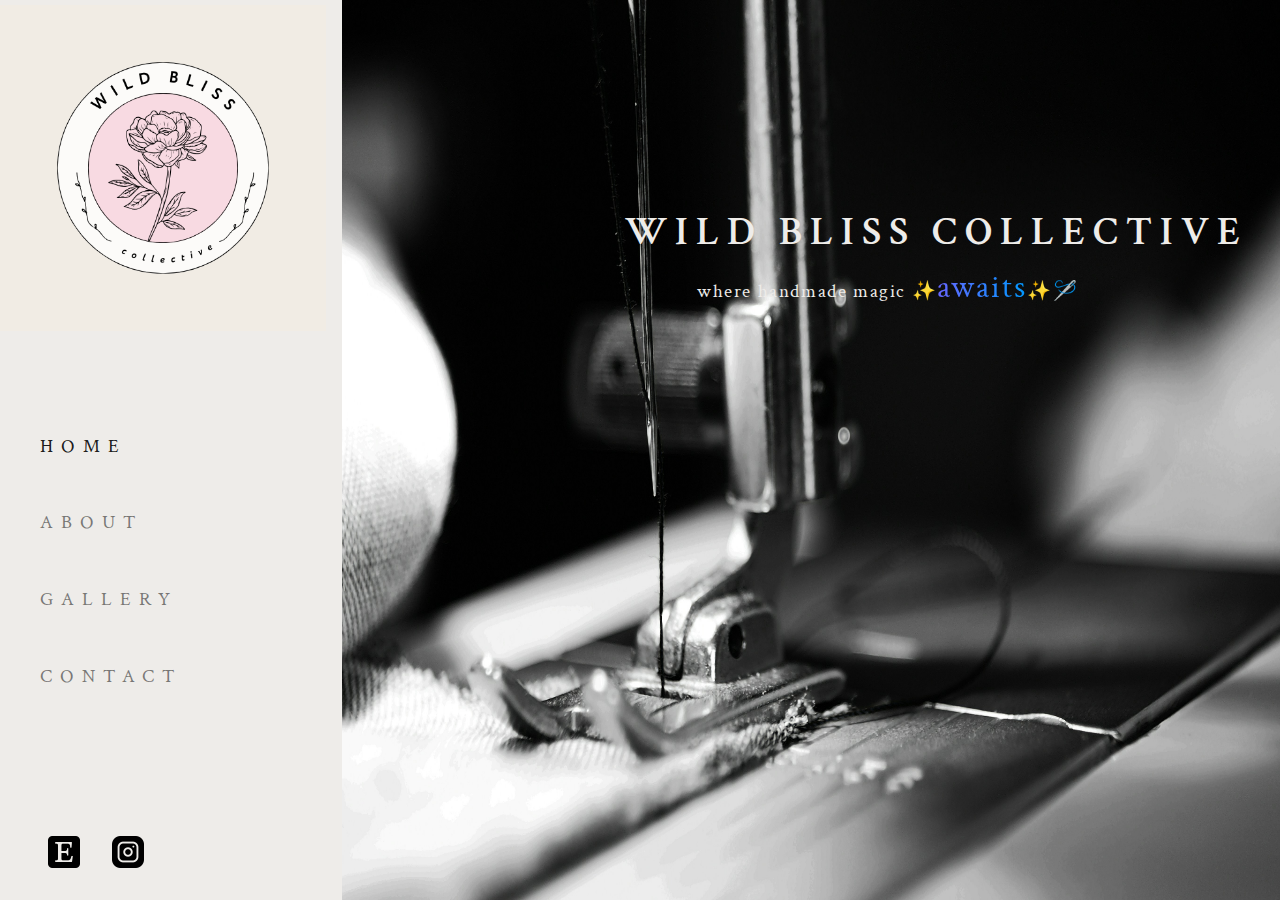
<file: index.html>
<!DOCTYPE html>
<html lang="en">
<head>
    <meta charset="UTF-8">
    <meta name="viewport" content="width=device-width, initial-scale=1.0">
    <title>Wild Bliss Collective</title>
    <link href="assets/favicon/favicon.ico" rel="icon" type="image/x-icon">
    <link rel="stylesheet" href="https://cdn.jsdelivr.net/npm/bootstrap@4.0.0/dist/css/bootstrap.min.css"
    integrity="sha384-Gn5384xqQ1aoWXA+058RXPxPg6fy4IWvTNh0E263XmFcJlSAwiGgFAW/dAiS6JXm" crossorigin="anonymous">
    <link rel="stylesheet" href="assets/css/styles.css">
</head>
<body>
    <main role="main">
        <div class="main-content">

            <nav class="navbar navbar-expand-lg navbar-light navbar-custom">
                <a class="navbar-brand" href="index.html"><img src="assets/images/wild-bliss-logo.png" alt="Wild Bliss Collective" class="wb-logo"></a>
                <button class="navbar-toggler" type="button" data-toggle="collapse" data-target="#navbarTogglerDemo02"
                    aria-controls="navbarTogglerDemo02" aria-expanded="false" aria-label="Toggle navigation">
                    <span class="navbar-toggler-icon"></span>
                </button>
            
                <div class="collapse navbar-collapse" id="navbarTogglerDemo02">
                    <ul class="navbar-nav mr-auto mt-2 mt-lg-0">
                        <li class="nav-item active">
                            <a class="nav-link nav-item" href="index.html">Home<span class="sr-only">(current)</span></a>
                        </li>
                        <li class="nav-item">
                            <a class="nav-link nav-item" href="about.html">About</a>
                        </li>
                        <li class="nav-item">
                            <a class="nav-link nav-item" href="gallery.html">Gallery</a>
                        </li>
                        <li class="nav-item">
                            <a class="nav-link nav-item" href="contact.html">Contact</a>
                        </li>
                    </ul>
                    <div class="socials">
                        <img src="assets/icons/etsy.png" alt="Etsy" class="social-icons">
                        <a href="https://www.instagram.com/wildblisscollective/" target="_blank"><img src="assets/icons/instagram.png" alt="Instagram" class="social-icons"></a>
                    </div>
                </div>
            </nav>
            <div class="content">
                <div class="heading shadowbox">
                    <h1 class="main-heading">Wild Bliss Collective</h1>
                    <span class="subheading">where handmade magic ✨<span class="rainbow rainbow_text_animated">awaits</span>✨🪡</span>
                </div>
                <img src="assets/images/sewing-machine.jpg" alt="sewing machine" class="main-img img-responsive"/>
            </div>
        </div>
        
    </main>
    <script src="https://code.jquery.com/jquery-3.2.1.slim.min.js"
        integrity="sha384-KJ3o2DKtIkvYIK3UENzmM7KCkRr/rE9/Qpg6aAZGJwFDMVNA/GpGFF93hXpG5KkN"
        crossorigin="anonymous"></script>
    <script src="https://cdn.jsdelivr.net/npm/popper.js@1.12.9/dist/umd/popper.min.js"
        integrity="sha384-ApNbgh9B+Y1QKtv3Rn7W3mgPxhU9K/ScQsAP7hUibX39j7fakFPskvXusvfa0b4Q"
        crossorigin="anonymous"></script>
    <script src="https://cdn.jsdelivr.net/npm/bootstrap@4.0.0/dist/js/bootstrap.min.js"
        integrity="sha384-JZR6Spejh4U02d8jOt6vLEHfe/JQGiRRSQQxSfFWpi1MquVdAyjUar5+76PVCmYl"
        crossorigin="anonymous"></script>
</body>
</html>
</file>
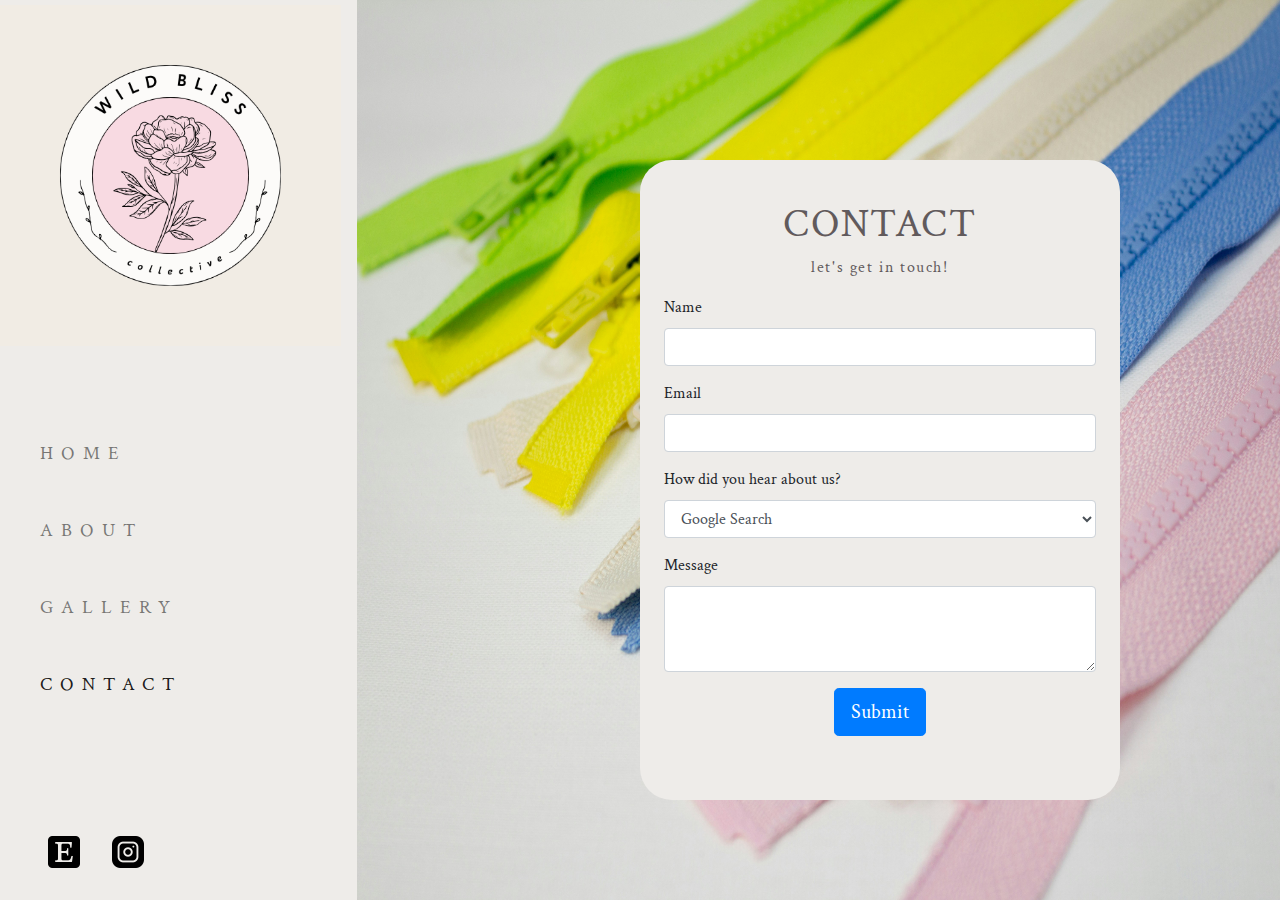
<file: contact.html>
<!DOCTYPE html>
<html lang="en">

<head>
    <meta charset="UTF-8">
    <meta name="viewport" content="width=device-width, initial-scale=1.0">
    <title>Wild Bliss Collective</title>
    <link href="assets/favicon/favicon.ico" rel="icon" type="image/x-icon">
    <link rel="stylesheet" href="https://cdn.jsdelivr.net/npm/bootstrap@4.0.0/dist/css/bootstrap.min.css"
        integrity="sha384-Gn5384xqQ1aoWXA+058RXPxPg6fy4IWvTNh0E263XmFcJlSAwiGgFAW/dAiS6JXm" crossorigin="anonymous">
    <link rel="stylesheet" href="assets/css/styles.css">
</head>

<body>
    <main role="main">
        <div class="main-content">

            <nav class="navbar navbar-expand-lg navbar-light navbar-custom">
                <a class="navbar-brand" href="index.html"><img src="assets/images/wild-bliss-logo.png"
                        alt="Wild Bliss Collective" class="wb-logo"></a>
                <button class="navbar-toggler" type="button" data-toggle="collapse" data-target="#navbarTogglerDemo02"
                    aria-controls="navbarTogglerDemo02" aria-expanded="false" aria-label="Toggle navigation">
                    <span class="navbar-toggler-icon"></span>
                </button>

                <div class="collapse navbar-collapse" id="navbarTogglerDemo02">
                    <ul class="navbar-nav mr-auto mt-2 mt-lg-0">
                        <li class="nav-item">
                            <a class="nav-link nav-item" href="index.html">Home<span
                                    class="sr-only">(current)</span></a>
                        </li>
                        <li class="nav-item">
                            <a class="nav-link nav-item" href="about.html">About</a>
                        </li>
                        <li class="nav-item">
                            <a class="nav-link nav-item" href="gallery.html">Gallery</a>
                        </li>
                        <li class="nav-item active">
                            <a class="nav-link nav-item" href="contact.html">Contact</a>
                        </li>
                    </ul>
                    <div class="socials">
                        <img src="assets/icons/etsy.png" alt="Etsy" class="social-icons">
                        <a href="https://www.instagram.com/wildblisscollective/" target="_blank"><img
                                src="assets/icons/instagram.png" alt="Instagram" class="social-icons"></a>
                    </div>
                </div>
            </nav>
            <div class="content">
                <img src="assets/images/zippers.jpg" alt="fabric stack image"
                    class="gallery-img main-img img-responsive" />
                <div class="text-box contact-box">
                    <div class="contact-headings">
                        <h1 class="contact-heading">Contact</h1>
                        <span class="contact-subheading">let's get in touch!</span>
                    </div>
                    <form class="gform" method="POST" data-email="wildblisscollective@gmail.com" action="https://script.google.com/macros/s/AKfycbzbhNuFVS4tkdWNLJGh0XC5xZdkX6maG3S_SG7VznvaCMVQYaleR4j38iUopdu27OI/exec">
                        <div class="form-group">
                            <label for="FormControlInputName">Name</label>
                            <input type="text" class="form-control" name="name" required>
                        </div>
                        <div class="form-group">
                            <label for="FormControlInputName">Email</label>
                            <input type="email" class="form-control" name="email" required>
                        </div>
                        <div class="form-group">
                            <label for="FormControlInputSelect">How did you hear about us?</label>
                            <select class="form-control" name="howheard" id="FormControlSelect">
                                <option>Google Search</option>
                                <option>Etsy</option>
                                <option>Instagram</option>
                                <option>Other</option>
                            </select>
                        </div>
                        <div class="form-group">
                            <label for="exampleFormControlTextarea1">Message</label>
                            <textarea class="form-control" id="FormControlTextarea1" rows="3" name="message" required></textarea>
                        </div>
                        <div class="row justify-content-center">
                            <button type="submit" class="btn btn-primary btn-lg">Submit</button>
                        </div>
                        <div style="display:none" class="thankyou_message">
                            <!-- You can customize the thankyou message by editing the code below -->
                            <h2><em>Thanks</em> for contacting us! We will get back to you soon!
                            </h2>
                        </div>
                    </form>
                </div>
            </div>
        </div>

    </main>
    <script src="https://code.jquery.com/jquery-3.2.1.slim.min.js"
        integrity="sha384-KJ3o2DKtIkvYIK3UENzmM7KCkRr/rE9/Qpg6aAZGJwFDMVNA/GpGFF93hXpG5KkN"
        crossorigin="anonymous"></script>
    <script src="https://cdn.jsdelivr.net/npm/popper.js@1.12.9/dist/umd/popper.min.js"
        integrity="sha384-ApNbgh9B+Y1QKtv3Rn7W3mgPxhU9K/ScQsAP7hUibX39j7fakFPskvXusvfa0b4Q"
        crossorigin="anonymous"></script>
    <script src="https://cdn.jsdelivr.net/npm/bootstrap@4.0.0/dist/js/bootstrap.min.js"
        integrity="sha384-JZR6Spejh4U02d8jOt6vLEHfe/JQGiRRSQQxSfFWpi1MquVdAyjUar5+76PVCmYl"
        crossorigin="anonymous"></script>
    <script data-cfasync="false" type="text/javascript" src="assets/js/form-submission-handler.js"></script>
</body>

</html>
</file>
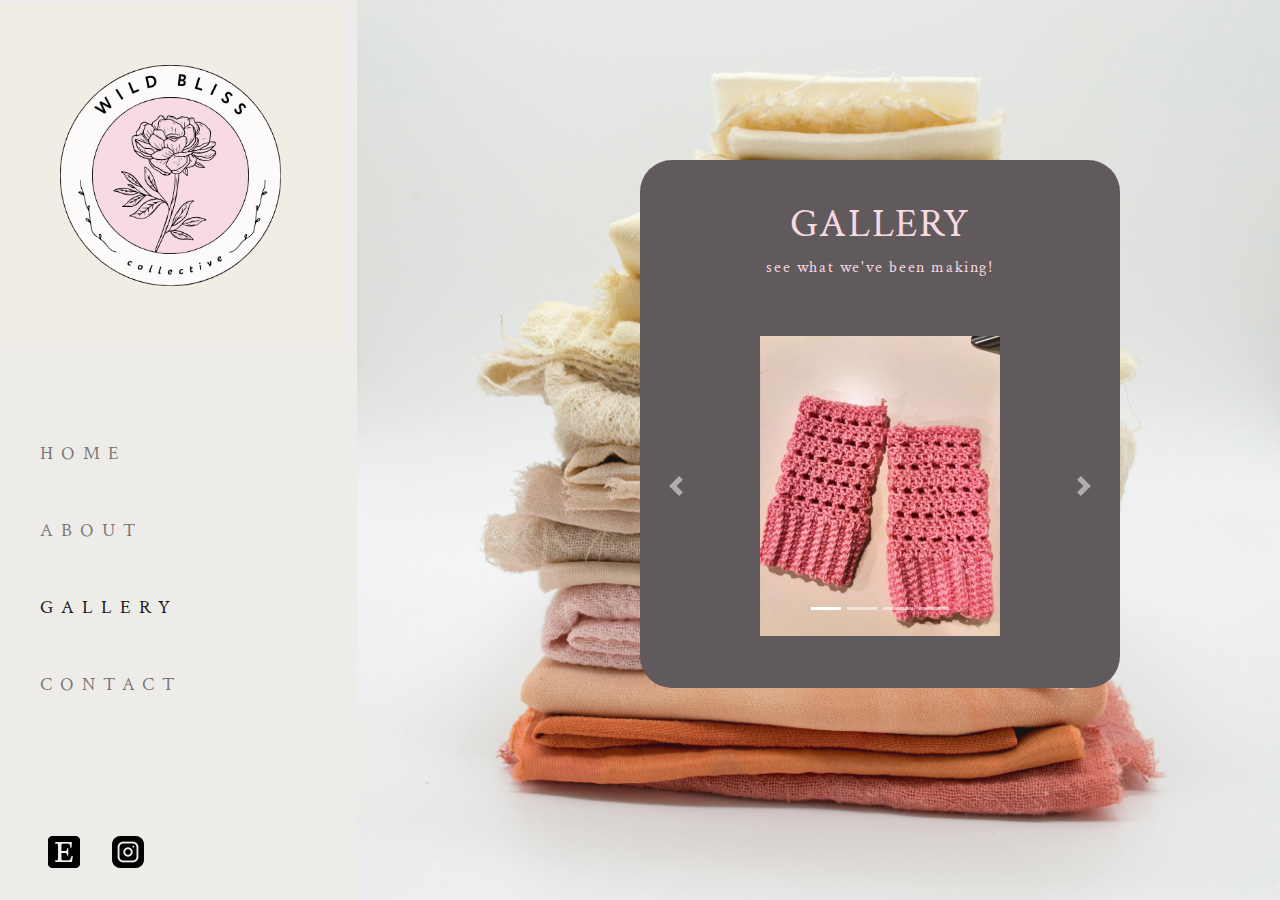
<file: gallery.html>
<!DOCTYPE html>
<html lang="en">

<head>
    <meta charset="UTF-8">
    <meta name="viewport" content="width=device-width, initial-scale=1.0">
    <title>Wild Bliss Collective</title>
    <link href="assets/favicon/favicon.ico" rel="icon" type="image/x-icon">
    <link rel="stylesheet" href="https://cdn.jsdelivr.net/npm/bootstrap@4.0.0/dist/css/bootstrap.min.css"
        integrity="sha384-Gn5384xqQ1aoWXA+058RXPxPg6fy4IWvTNh0E263XmFcJlSAwiGgFAW/dAiS6JXm" crossorigin="anonymous">
    <link rel="stylesheet" href="assets/css/styles.css">
</head>

<body>
    <main role="main">
        <div class="main-content">

            <nav class="navbar navbar-expand-lg navbar-light navbar-custom">
                <a class="navbar-brand" href="index.html"><img src="assets/images/wild-bliss-logo.png"
                        alt="Wild Bliss Collective" class="wb-logo"></a>
                <button class="navbar-toggler" type="button" data-toggle="collapse" data-target="#navbarTogglerDemo02"
                    aria-controls="navbarTogglerDemo02" aria-expanded="false" aria-label="Toggle navigation">
                    <span class="navbar-toggler-icon"></span>
                </button>

                <div class="collapse navbar-collapse" id="navbarTogglerDemo02">
                    <ul class="navbar-nav mr-auto mt-2 mt-lg-0">
                        <li class="nav-item">
                            <a class="nav-link nav-item" href="index.html">Home<span
                                    class="sr-only">(current)</span></a>
                        </li>
                        <li class="nav-item">
                            <a class="nav-link nav-item" href="about.html">About</a>
                        </li>
                        <li class="nav-item active">
                            <a class="nav-link nav-item" href="gallery.html">Gallery</a>
                        </li>
                        <li class="nav-item">
                            <a class="nav-link nav-item" href="contact.html">Contact</a>
                        </li>
                    </ul>
                    <div class="socials">
                        <img src="assets/icons/etsy.png" alt="Etsy" class="social-icons">
                        <a href="https://www.instagram.com/wildblisscollective/" target="_blank"><img
                                src="assets/icons/instagram.png" alt="Instagram" class="social-icons"></a>
                    </div>
                </div>
            </nav>
            <div class="content">
                <img src="assets/images/fabric-stack.jpg" alt="fabric stack image"
                    class="gallery-img main-img img-responsive" />
                <div class="text-box gallery-box">
                    <div class="about-heading-desc gallery-headings">
                        <h1 class="gallery-heading">GALLERY</h1>
                        <span class="gallery-subheading">see what we've been making!</span>
                    </div>
                    <div id="carouselExampleIndicators" class="carousel slide" data-ride="carousel">
                        <ol class="carousel-indicators">
                            <li data-target="#carouselExampleIndicators" data-slide-to="0" class="active"></li>
                            <li data-target="#carouselExampleIndicators" data-slide-to="1"></li>
                            <li data-target="#carouselExampleIndicators" data-slide-to="2"></li>
                            <li data-target="#carouselExampleIndicators" data-slide-to="3"></li>
                        </ol>
                        <div class="carousel-inner">
                            <div class="carousel-item active">
                                <div class="d-flex justify-content-center">
                                    <img class="d-block w-50 h-50" src="assets/images/5B1D4EF8-.jpg" alt="First slide">
                                </div>
                            </div>
                            <div class="carousel-item">
                                <div class="d-flex justify-content-center">
                                    <img class="d-block w-50" src="assets/images/5F922D0C-.jpg" alt="Second slide">
                                </div>
                            </div>
                            <div class="carousel-item">
                                <div class="d-flex justify-content-center">
                                    <img class="d-block w-50" src="assets/images/7A14AAF5-.jpg" alt="Third slide">
                                </div>
                            </div>
                            <div class="carousel-item">
                                <div class="d-flex justify-content-center">
                                    <img class="d-block w-50" src="assets/images/A786CA97-.jpg" alt="Fourth slide">
                                </div>
                            </div>
                        </div>
                        <a class="carousel-control-prev" href="#carouselExampleIndicators" role="button" data-slide="prev">
                            <span class="carousel-control-prev-icon" aria-hidden="true"></span>
                            <span class="sr-only">Previous</span>
                        </a>
                        <a class="carousel-control-next" href="#carouselExampleIndicators" role="button" data-slide="next">
                            <span class="carousel-control-next-icon" aria-hidden="true"></span>
                            <span class="sr-only">Next</span>
                        </a>
                    </div>
                </div>
            </div>
        </div>

    </main>
    <script src="https://code.jquery.com/jquery-3.2.1.slim.min.js"
        integrity="sha384-KJ3o2DKtIkvYIK3UENzmM7KCkRr/rE9/Qpg6aAZGJwFDMVNA/GpGFF93hXpG5KkN"
        crossorigin="anonymous"></script>
    <script src="https://cdn.jsdelivr.net/npm/popper.js@1.12.9/dist/umd/popper.min.js"
        integrity="sha384-ApNbgh9B+Y1QKtv3Rn7W3mgPxhU9K/ScQsAP7hUibX39j7fakFPskvXusvfa0b4Q"
        crossorigin="anonymous"></script>
    <script src="https://cdn.jsdelivr.net/npm/bootstrap@4.0.0/dist/js/bootstrap.min.js"
        integrity="sha384-JZR6Spejh4U02d8jOt6vLEHfe/JQGiRRSQQxSfFWpi1MquVdAyjUar5+76PVCmYl"
        crossorigin="anonymous"></script>
</body>

</html>
</file>
<file: assets/css/styles.css>
/*****************************************************************************/
/* CSS RESET STYLES */
/*****************************************************************************/
*,
*::before,
*::after {
    box-sizing: border-box;
}

* {
    margin: 0;
}

body {
    line-height: 1.5;
    -webkit-font-smoothing: antialiased;
    padding: 0;
    margin: 0;
    width: 100%;
    font-family: 'Crimson Text', sans-serif;
    height: 100vh;
}

img,
picture,
video,
canvas,
svg {
    display: block;
    max-width: 100%;
}

input,
button,
textarea,
select {
    font: inherit;
}

p,
h1,
h2,
h3,
h4,
h5,
h6 {
    overflow-wrap: break-word;
}

/*****************************************************************************/
/* GENERAL STYLES */
/*****************************************************************************/

a {
    text-decoration: none;
    color: #615A5C;
    text-transform: uppercase;
}

.main-img {
    height: 100vh;
}

.social-icons {
    height: 2rem;
    display: block;
}

.main-heading, .subheading {
    color: #EEECE9;
}

.main-heading {
    text-transform: uppercase;
}

#shadowBox {
    background-color: rgb(0, 0, 0);
    /* Fallback color */
    background-color: rgba(0, 0, 0, 0.2);
    /* Black w/opacity/see-through */
    border: 3px solid;
}

.rainbow {
    text-align: center;
    text-decoration: underline;
    font-size: 2rem;
    letter-spacing: 2px;
    margin-left: 0;
}

.rainbow_text_animated {
    background: linear-gradient(to right, #6666ff, #0099ff, #00ff00, #ff3399, #6666ff);
    -webkit-background-clip: text;
    background-clip: text;
    color: transparent;
    animation: rainbow_animation 6s ease-in-out infinite;
    background-size: 400% 100%;
}

.about-heading {
    text-transform: uppercase;
    letter-spacing: 0.5rem;
    font-size: 2.2rem;
    color: #615A5C
}
    
.about-heading, .about-subheading {
    color: #615A5C;
    letter-spacing: 0.1rem;
}
.text-box {
    border-radius: 2rem;
}
.about-text {
    background-color: #F7D9E1;
    display: flex;
    gap: 1rem;
}

.about-heading-desc {
    margin-bottom: 1rem;
    padding: 2.5rem;
}

.about-description {
    color: #615A5C;
    margin-top: 1rem;
    line-height: 2rem;
}

.desc-img {
    display: flex;
}

.elizabeth-img {
    max-height: 100%;
    width: 100%;
    object-fit: contain;
    border-radius: 0 2rem 2rem 0;
}

.gallery-img {
    width: 100vw;
}

.gallery-box {
    background-color: #615A5C;
}

.contact-box {
    background-color: #EEECE9;
    padding: 1.5rem;
}

.gallery-heading, .gallery-subheading {
    color: #F7D9E1;
    letter-spacing: 0.1rem;
}

.contact-heading, .contact-subheading {
    color: #615A5C;
    letter-spacing: 0.1rem;
}

.contact-heading {
    text-transform: uppercase;
}

.gallery-headings, .contact-headings {
    text-align: center;
}

.contact-headings {
    margin: 1rem;
}


@keyframes rainbow_animation {

    0%,
    100% {
        background-position: 0 0;
    }

    50% {
        background-position: 100% 0;
    }
}

/* crimson-text-regular - latin */
@font-face {
    font-display: swap;
    /* Check https://developer.mozilla.org/en-US/docs/Web/CSS/@font-face/font-display for other options. */
    font-family: 'Crimson Text';
    font-style: normal;
    font-weight: 400;
    src: url('../fonts/crimson-text-v19-latin-regular.woff2') format('woff2');
    /* Chrome 36+, Opera 23+, Firefox 39+, Safari 12+, iOS 10+ */
}

/* crimson-text-600 - latin */
@font-face {
    font-display: swap;
    /* Check https://developer.mozilla.org/en-US/docs/Web/CSS/@font-face/font-display for other options. */
    font-family: 'Crimson Text';
    font-style: normal;
    font-weight: 600;
    src: url('../fonts/crimson-text-v19-latin-600.woff2') format('woff2');
    /* Chrome 36+, Opera 23+, Firefox 39+, Safari 12+, iOS 10+ */
}

/**Palette: https://coolors.co/palette/9f8d91-e6dedd-615a5c-eeece9-f7d9e1 */
/* Fonts: crimson text, belleza */

/*****************************************************************************/
/* DESKTOP STYLES */
/*****************************************************************************/
@media (min-width: 60rem) {
    .wb-logo {
        width: 30rem;
        margin-bottom: 0;
    }

    .navigation {
        list-style-type: none;
        display: flex;
        flex-direction: column;
    }
    
    .nav-item {
        margin-left: 0;
        margin-bottom: 1rem;
        font-size: 1.2rem;
        letter-spacing: 0.5rem;
    }

    .navbar {
        flex-direction: column;
        background-color: #EEECE9;
        padding: 0;
        align-items: flex-start;
    }

    .navbar-collapse {
        margin-top: -5rem !important;
    }

    .navbar-nav {
        flex-direction: column !important;
        margin-left: 2rem;
    }

        .socials {
            position: absolute;
            bottom: 0;
            left: 0;
            display: flex;
            gap: 2rem;
            margin-left: 3rem;
            margin-bottom: 2rem;
        }

    .main-content {
        display: flex;
        height: 100vh;
    }

    .heading {
        position: absolute;
        right: 2rem;
        top: 13rem;
    }
    
    .main-heading {
        letter-spacing: 0.5rem;
        text-transform: uppercase;
        font-weight: 600;
    }
    
    .subheading {
        font-size: 1.2rem;
        margin-left: 4.5rem;
        letter-spacing: 0.1rem;
    } 

    .about-text {
        position: absolute;
        left: 45%;
        top: 25%;
        width: 50rem;
        height: 30rem;
    }

    .gallery-box {
        height: 33rem;
            width: 30rem;
    }

    .gallery-box, .contact-box {
        position: absolute;
        top: 10rem;
        left: 50%;
    }

    .contact-box {
        height: 40rem;
        width: 30rem
    }
}

/*****************************************************************************/
/* MOBILE STYLES */
/*****************************************************************************/
@media (min-width: 23rem) and (max-width: 60rem) {
    .wb-logo {
        width: 10rem;
    }

    .heading {
        position: absolute;
        top: 20rem;
        left: 4rem;
    }

    .main-heading {
        letter-spacing: 0.5rem;
    }

    .navbar-custom {
        background-color: #EEECE9;
    }

    .main-content {
        flex-direction: column;
    }

    .main-img {
        max-width: 100%;
    }

    .socials {
        display: inline-flex;
        gap: 1rem;
        margin-top: 1rem;
    }

    .gallery-box {
        width: 100%;
        height: 50rem;
    }

    .about-text {
        flex-direction: column;
        gap: 0;
    }

    .about-heading, .about-subheading {
        text-align: center;
    }

        .about-subheading {
            display: block;
        }

    .elizabeth-img {
        height: 40rem;
    }

    .about-img {
        max-width: 100%;
        object-fit: cover;
    }
}
</file>
